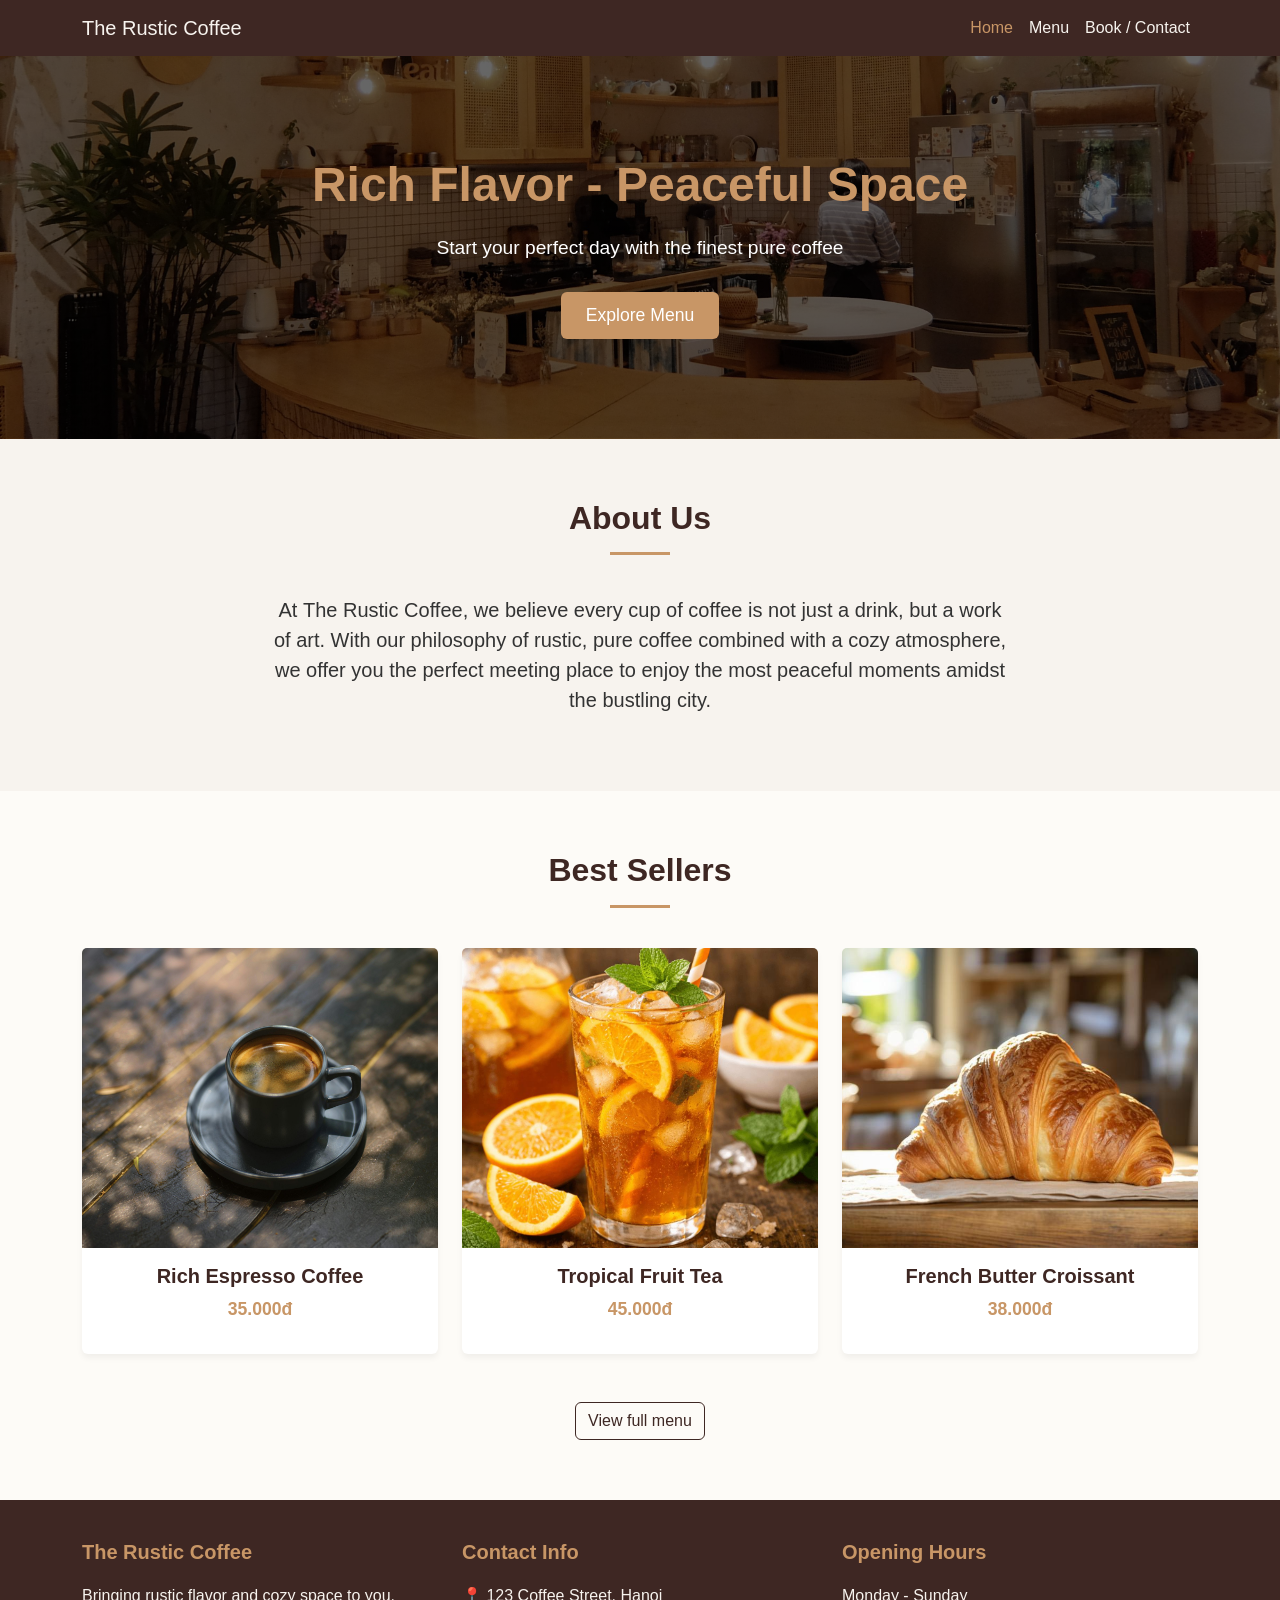
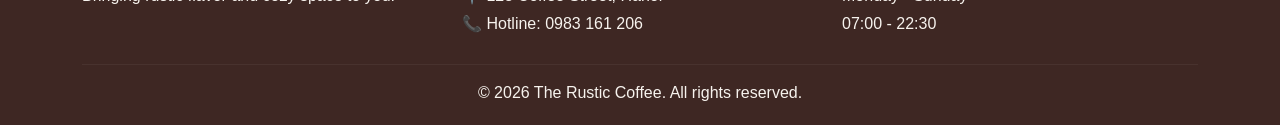
<file: index.html>
<!DOCTYPE html>
<html lang="en">

<head>
    <meta charset="UTF-8">
    <meta name="viewport" content="width=device-width, initial-scale=1.0">
    <title>The Rustic Coffee - Rich Flavor</title>
    <!-- Bootstrap 5 CSS -->
    <link href="https://cdn.jsdelivr.net/npm/bootstrap@5.3.3/dist/css/bootstrap.min.css" rel="stylesheet">
    <!-- Custom CSS -->
    <link rel="stylesheet" href="css/style.css">
</head>

<body>
    <!-- Navbar -->
    <nav class="navbar navbar-expand-lg navbar-dark sticky-top">
        <div class="container">
            <a class="navbar-brand" href="index.html">The Rustic Coffee</a>
            <button class="navbar-toggler" type="button" data-bs-toggle="collapse" data-bs-target="#navbarNav"
                aria-controls="navbarNav" aria-expanded="false" aria-label="Toggle navigation">
                <span class="navbar-toggler-icon"></span>
            </button>
            <div class="collapse navbar-collapse justify-content-end" id="navbarNav">
                <ul class="navbar-nav">
                    <li class="nav-item">
                        <a class="nav-link active" href="index.html">Home</a>
                    </li>
                    <li class="nav-item">
                        <a class="nav-link" href="menu.html">Menu</a>
                    </li>
                    <li class="nav-item">
                        <a class="nav-link" href="contact.html">Book / Contact</a>
                    </li>
                </ul>
            </div>
        </div>
    </nav>

    <!-- Hero Banner -->
    <header class="hero-banner">
        <div class="container">
            <h1>Rich Flavor - Peaceful Space</h1>
            <p>Start your perfect day with the finest pure coffee</p>
            <a href="menu.html" class="btn btn-custom">Explore Menu</a>
        </div>
    </header>

    <!-- About Section -->
    <section class="section-padding bg-secondary" style="background-color: var(--bg-secondary) !important;">
        <div class="container text-center">
            <h2 class="section-title">About Us</h2>
            <div class="row justify-content-center">
                <div class="col-md-8">
                    <p class="lead">At <strong>The Rustic Coffee</strong>, we believe every cup of coffee is not just a
                        drink, but a work of art. With our philosophy of rustic, pure coffee combined with a cozy
                        atmosphere, we offer you the perfect meeting place to enjoy the most peaceful moments amidst the
                        bustling city.</p>
                </div>
            </div>
        </div>
    </section>

    <!-- Best Sellers -->
    <section class="section-padding">
        <div class="container">
            <h2 class="section-title">Best Sellers</h2>
            <div class="row g-4">
                <!-- Product 1 -->
                <div class="col-md-4">
                    <div class="card h-100">
                        <img src="images/cafe-no.jpg" class="card-img-top" alt="Rich Espresso Coffee">
                        <div class="card-body text-center">
                            <h5 class="card-title">Rich Espresso Coffee</h5>
                            <p class="text-price">35.000đ</p>
                        </div>
                    </div>
                </div>
                <!-- Product 2 -->
                <div class="col-md-4">
                    <div class="card h-100">
                        <img src="images/tra-trai-cay.jpg" class="card-img-top" alt="Tropical Fruit Tea">
                        <div class="card-body text-center">
                            <h5 class="card-title">Tropical Fruit Tea</h5>
                            <p class="text-price">45.000đ</p>
                        </div>
                    </div>
                </div>
                <!-- Product 3 -->
                <div class="col-md-4">
                    <div class="card h-100">
                        <img src="images/croissant.jpg" class="card-img-top" alt="French Butter Croissant">
                        <div class="card-body text-center">
                            <h5 class="card-title">French Butter Croissant</h5>
                            <p class="text-price">38.000đ</p>
                        </div>
                    </div>
                </div>
            </div>
            <div class="text-center mt-5">
                <a href="menu.html" class="btn btn-outline-dark"
                    style="border-color: var(--primary-color); color: var(--primary-color);">View full menu</a>
            </div>
        </div>
    </section>

    <!-- Footer -->
    <footer>
        <div class="container">
            <div class="row text-center text-md-start">
                <div class="col-md-4 mb-4 mb-md-0">
                    <h5>The Rustic Coffee</h5>
                    <p>Bringing rustic flavor and cozy space to you.</p>
                </div>
                <div class="col-md-4 mb-4 mb-md-0">
                    <h5>Contact Info</h5>
                    <p class="mb-1">📍 123 Coffee Street, Hanoi</p>
                    <p class="mb-1">📞 Hotline: 0983 161 206</p>
                </div>
                <div class="col-md-4">
                    <h5>Opening Hours</h5>
                    <p class="mb-1">Monday - Sunday</p>
                    <p class="mb-0">07:00 - 22:30</p>
                </div>
            </div>
            <hr class="mt-4 mb-3" style="border-color: rgba(255,255,255,0.2);">
            <div class="text-center">
                <p class="mb-0">&copy; 2026 The Rustic Coffee. All rights reserved.</p>
            </div>
        </div>
    </footer>

    <!-- Bootstrap 5 JS Bundle -->
    <script src="https://cdn.jsdelivr.net/npm/bootstrap@5.3.3/dist/js/bootstrap.bundle.min.js"></script>
    <script src="js/script.js"></script>
</body>

</html>
</file>
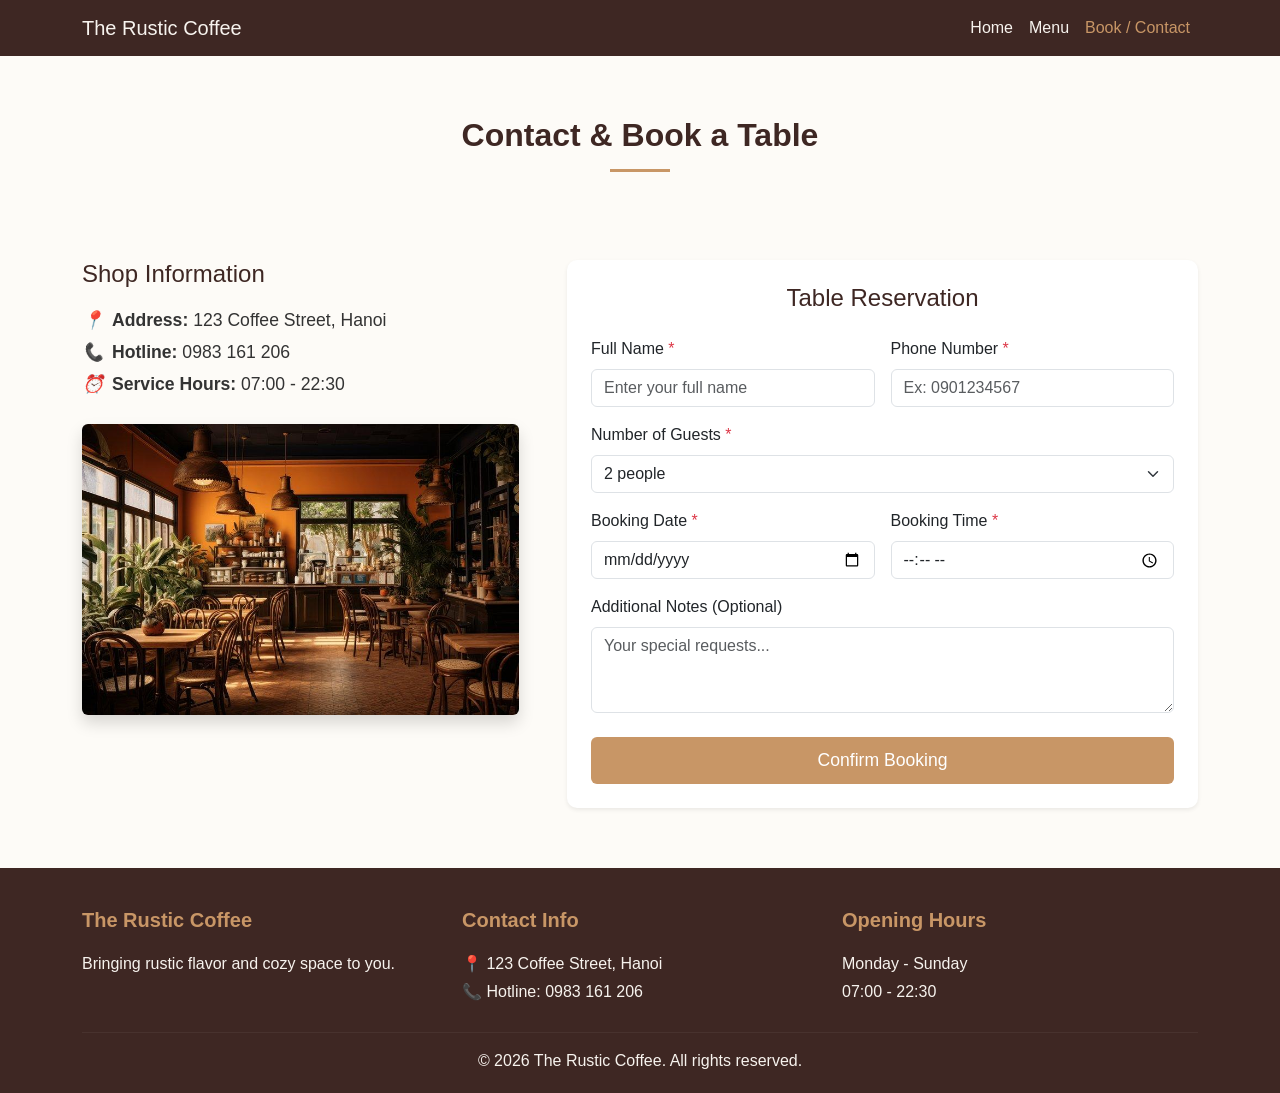
<file: contact.html>
<!DOCTYPE html>
<html lang="en">

<head>
    <meta charset="UTF-8">
    <meta name="viewport" content="width=device-width, initial-scale=1.0">
    <title>Contact & Book - The Rustic Coffee</title>
    <!-- Bootstrap 5 CSS -->
    <link href="https://cdn.jsdelivr.net/npm/bootstrap@5.3.3/dist/css/bootstrap.min.css" rel="stylesheet">
    <!-- Custom CSS -->
    <link rel="stylesheet" href="css/style.css">
</head>

<body>
    <!-- Navbar -->
    <nav class="navbar navbar-expand-lg navbar-dark sticky-top">
        <div class="container">
            <a class="navbar-brand" href="index.html">The Rustic Coffee</a>
            <button class="navbar-toggler" type="button" data-bs-toggle="collapse" data-bs-target="#navbarNav"
                aria-controls="navbarNav" aria-expanded="false" aria-label="Toggle navigation">
                <span class="navbar-toggler-icon"></span>
            </button>
            <div class="collapse navbar-collapse justify-content-end" id="navbarNav">
                <ul class="navbar-nav">
                    <li class="nav-item">
                        <a class="nav-link" href="index.html">Home</a>
                    </li>
                    <li class="nav-item">
                        <a class="nav-link" href="menu.html">Menu</a>
                    </li>
                    <li class="nav-item">
                        <a class="nav-link active" href="contact.html">Book / Contact</a>
                    </li>
                </ul>
            </div>
        </div>
    </nav>

    <!-- Contact & Booking Section -->
    <section class="section-padding">
        <div class="container">
            <h2 class="section-title text-center">Contact & Book a Table</h2>

            <div class="row g-5 mt-3">
                <!-- Column 1: Info & Space -->
                <div class="col-lg-5">
                    <div class="mb-4">
                        <h4 style="color: var(--primary-color);">Shop Information</h4>
                        <ul class="list-unstyled mt-3" style="font-size: 1.1rem; line-height: 1.8;">
                            <li><i class="me-2">📍</i><strong>Address:</strong> 123 Coffee Street, Hanoi</li>
                            <li><i class="me-2">📞</i><strong>Hotline:</strong> 0983 161 206</li>
                            <li><i class="me-2">⏰</i><strong>Service Hours:</strong> 07:00 - 22:30</li>
                        </ul>
                    </div>
                    <div>
                        <img src="images/khong-gian-quan.jpg" alt="The Rustic Coffee space"
                            class="img-fluid rounded shadow w-100" style="object-fit: cover; max-height: 350px;">
                    </div>
                </div>

                <!-- Column 2: Booking form -->
                <div class="col-lg-7">
                    <div class="card p-4 shadow-sm" style="background-color: white; border-radius: 10px;">
                        <h4 class="mb-4 text-center" style="color: var(--primary-color);">Table Reservation</h4>

                        <form id="bookingForm">
                            <div class="row g-3">
                                <div class="col-md-6">
                                    <label for="fullName" class="form-label">Full Name <span
                                            class="text-danger">*</span></label>
                                    <input type="text" class="form-control" id="fullName"
                                        placeholder="Enter your full name">
                                </div>
                                <div class="col-md-6">
                                    <label for="phone" class="form-label">Phone Number <span
                                            class="text-danger">*</span></label>
                                    <input type="tel" class="form-control" id="phone" placeholder="Ex: 0901234567">
                                </div>
                                <div class="col-md-12">
                                    <label for="guests" class="form-label">Number of Guests <span
                                            class="text-danger">*</span></label>
                                    <select class="form-select" id="guests">
                                        <option value="1">1 person</option>
                                        <option value="2" selected>2 people</option>
                                        <option value="3">3 people</option>
                                        <option value="4">4 people</option>
                                        <option value="5">5 people</option>
                                        <option value="6">6 people</option>
                                        <option value="7">7 people</option>
                                        <option value="8">8 people</option>
                                        <option value="9">9 people</option>
                                        <option value="10">10 people</option>
                                    </select>
                                </div>
                                <div class="col-md-6">
                                    <label for="date" class="form-label">Booking Date <span
                                            class="text-danger">*</span></label>
                                    <input type="date" class="form-control" id="date">
                                </div>
                                <div class="col-md-6">
                                    <label for="time" class="form-label">Booking Time <span
                                            class="text-danger">*</span></label>
                                    <input type="time" class="form-control" id="time">
                                </div>
                                <div class="col-12">
                                    <label for="notes" class="form-label">Additional Notes (Optional)</label>
                                    <textarea class="form-control" id="notes" rows="3"
                                        placeholder="Your special requests..."></textarea>
                                </div>

                                <div class="col-12 mt-4">
                                    <button type="submit" class="btn btn-custom w-100">Confirm Booking</button>
                                </div>
                            </div>
                        </form>

                        <!-- Alert Box (Hidden by default) -->
                        <div id="bookingAlert" class="alert d-none mt-3" role="alert">
                            <!-- Alert content will be rendered via JS -->
                        </div>
                    </div>
                </div>
            </div>
        </div>
    </section>

    <!-- Footer -->
    <footer>
        <div class="container">
            <div class="row text-center text-md-start">
                <div class="col-md-4 mb-4 mb-md-0">
                    <h5>The Rustic Coffee</h5>
                    <p>Bringing rustic flavor and cozy space to you.</p>
                </div>
                <div class="col-md-4 mb-4 mb-md-0">
                    <h5>Contact Info</h5>
                    <p class="mb-1">📍 123 Coffee Street, Hanoi</p>
                    <p class="mb-1">📞 Hotline: 0983 161 206</p>
                </div>
                <div class="col-md-4">
                    <h5>Opening Hours</h5>
                    <p class="mb-1">Monday - Sunday</p>
                    <p class="mb-0">07:00 - 22:30</p>
                </div>
            </div>
            <hr class="mt-4 mb-3" style="border-color: rgba(255,255,255,0.2);">
            <div class="text-center">
                <p class="mb-0">&copy; 2026 The Rustic Coffee. All rights reserved.</p>
            </div>
        </div>
    </footer>

    <!-- Bootstrap 5 JS Bundle -->
    <script src="https://cdn.jsdelivr.net/npm/bootstrap@5.3.3/dist/js/bootstrap.bundle.min.js"></script>
    <script src="js/script.js"></script>
</body>

</html>
</file>
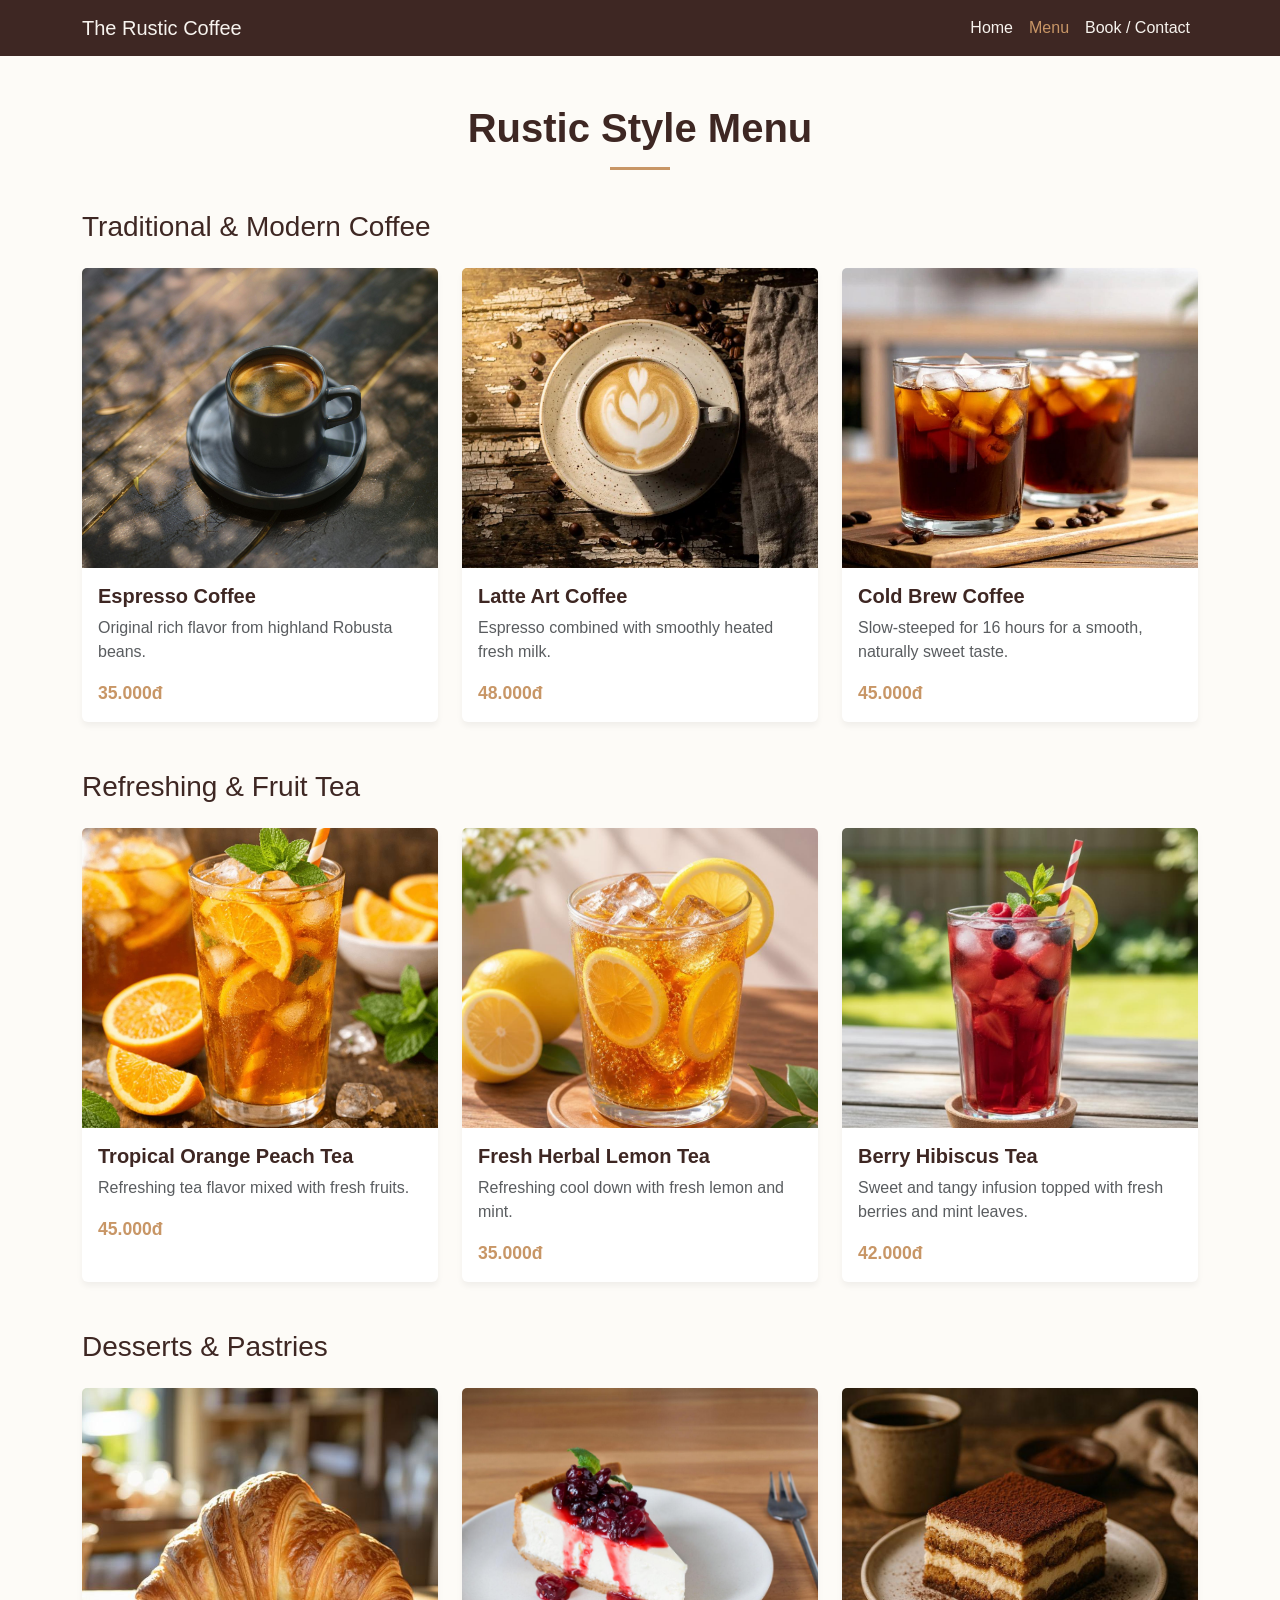
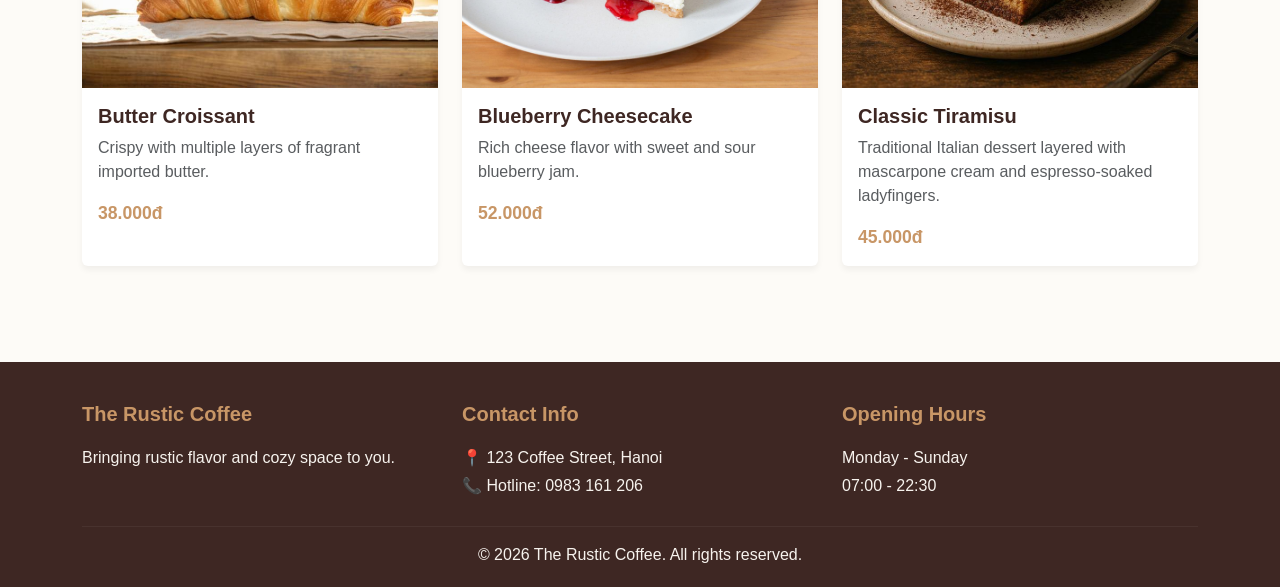
<file: menu.html>
<!DOCTYPE html>
<html lang="en">

<head>
    <meta charset="UTF-8">
    <meta name="viewport" content="width=device-width, initial-scale=1.0">
    <title>Menu - The Rustic Coffee</title>
    <!-- Bootstrap 5 CSS -->
    <link href="https://cdn.jsdelivr.net/npm/bootstrap@5.3.3/dist/css/bootstrap.min.css" rel="stylesheet">
    <!-- Custom CSS -->
    <link rel="stylesheet" href="css/style.css">
</head>

<body>
    <!-- Navbar -->
    <nav class="navbar navbar-expand-lg navbar-dark sticky-top">
        <div class="container">
            <a class="navbar-brand" href="index.html">The Rustic Coffee</a>
            <button class="navbar-toggler" type="button" data-bs-toggle="collapse" data-bs-target="#navbarNav"
                aria-controls="navbarNav" aria-expanded="false" aria-label="Toggle navigation">
                <span class="navbar-toggler-icon"></span>
            </button>
            <div class="collapse navbar-collapse justify-content-end" id="navbarNav">
                <ul class="navbar-nav">
                    <li class="nav-item">
                        <a class="nav-link" href="index.html">Home</a>
                    </li>
                    <li class="nav-item">
                        <a class="nav-link active" href="menu.html">Menu</a>
                    </li>
                    <li class="nav-item">
                        <a class="nav-link" href="contact.html">Book / Contact</a>
                    </li>
                </ul>
            </div>
        </div>
    </nav>

    <!-- Page Header -->
    <div class="container mt-5">
        <h1 class="section-title text-center">Rustic Style Menu</h1>
    </div>

    <!-- Menu Sections -->
    <div class="container mb-5">

        <!-- Category 1 -->
        <div class="mb-5">
            <h3 class="mb-4" style="color: var(--primary-color);">Traditional & Modern Coffee</h3>
            <div class="row g-4">
                <div class="col-md-6 col-lg-4">
                    <div class="card h-100">
                        <img src="images/cafe-no.jpg" class="card-img-top" alt="Espresso Coffee">
                        <div class="card-body">
                            <h5 class="card-title">Espresso Coffee</h5>
                            <p class="card-text text-muted">Original rich flavor from highland Robusta beans.</p>
                            <p class="text-price mb-0">35.000đ</p>
                        </div>
                    </div>
                </div>
                <div class="col-md-6 col-lg-4">
                    <div class="card h-100">
                        <img src="images/latte.jpg" class="card-img-top" alt="Latte Art Coffee">
                        <div class="card-body">
                            <h5 class="card-title">Latte Art Coffee</h5>
                            <p class="card-text text-muted">Espresso combined with smoothly heated fresh milk.</p>
                            <p class="text-price mb-0">48.000đ</p>
                        </div>
                    </div>
                </div>
                <div class="col-md-6 col-lg-4">
                    <div class="card h-100">
                        <img src="images/cold-brew.jpg" class="card-img-top" alt="Cold Brew Coffee">
                        <div class="card-body">
                            <h5 class="card-title">Cold Brew Coffee</h5>
                            <p class="card-text text-muted">Slow-steeped for 16 hours for a smooth, naturally sweet
                                taste.</p>
                            <p class="text-price mb-0">45.000đ</p>
                        </div>
                    </div>
                </div>
            </div>
        </div>

        <!-- Category 2 -->
        <div class="mb-5">
            <h3 class="mb-4" style="color: var(--primary-color);">Refreshing & Fruit Tea</h3>
            <div class="row g-4">
                <div class="col-md-6 col-lg-4">
                    <div class="card h-100">
                        <img src="images/tra-trai-cay.jpg" class="card-img-top" alt="Tropical Orange Peach Tea">
                        <div class="card-body">
                            <h5 class="card-title">Tropical Orange Peach Tea</h5>
                            <p class="card-text text-muted">Refreshing tea flavor mixed with fresh fruits.</p>
                            <p class="text-price mb-0">45.000đ</p>
                        </div>
                    </div>
                </div>
                <div class="col-md-6 col-lg-4">
                    <div class="card h-100">
                        <img src="images/tra-chanh.jpg" class="card-img-top" alt="Fresh Herbal Lemon Tea">
                        <div class="card-body">
                            <h5 class="card-title">Fresh Herbal Lemon Tea</h5>
                            <p class="card-text text-muted">Refreshing cool down with fresh lemon and mint.</p>
                            <p class="text-price mb-0">35.000đ</p>
                        </div>
                    </div>
                </div>
                <div class="col-md-6 col-lg-4">
                    <div class="card h-100">
                        <img src="images/tra-dau.jpg" class="card-img-top" alt="Berry Hibiscus Tea">
                        <div class="card-body">
                            <h5 class="card-title">Berry Hibiscus Tea</h5>
                            <p class="card-text text-muted">Sweet and tangy infusion topped with fresh berries and mint
                                leaves.</p>
                            <p class="text-price mb-0">42.000đ</p>
                        </div>
                    </div>
                </div>
            </div>
        </div>

        <!-- Category 3 -->
        <div class="mb-5">
            <h3 class="mb-4" style="color: var(--primary-color);">Desserts & Pastries</h3>
            <div class="row g-4">
                <div class="col-md-6 col-lg-4">
                    <div class="card h-100">
                        <img src="images/croissant.jpg" class="card-img-top" alt="Croissant">
                        <div class="card-body">
                            <h5 class="card-title">Butter Croissant</h5>
                            <p class="card-text text-muted">Crispy with multiple layers of fragrant imported butter.</p>
                            <p class="text-price mb-0">38.000đ</p>
                        </div>
                    </div>
                </div>
                <div class="col-md-6 col-lg-4">
                    <div class="card h-100">
                        <img src="images/cheesecake.jpg" class="card-img-top" alt="Blueberry Cheesecake">
                        <div class="card-body">
                            <h5 class="card-title">Blueberry Cheesecake</h5>
                            <p class="card-text text-muted">Rich cheese flavor with sweet and sour blueberry jam.</p>
                            <p class="text-price mb-0">52.000đ</p>
                        </div>
                    </div>
                </div>
                <div class="col-md-6 col-lg-4">
                    <div class="card h-100">
                        <img src="images/tiramisu.jpg" class="card-img-top" alt="Classic Tiramisu">
                        <div class="card-body">
                            <h5 class="card-title">Classic Tiramisu</h5>
                            <p class="card-text text-muted">Traditional Italian dessert layered with mascarpone cream
                                and espresso-soaked ladyfingers.</p>
                            <p class="text-price mb-0">45.000đ</p>
                        </div>
                    </div>
                </div>
            </div>
        </div>

    </div>

    <!-- Footer -->
    <footer>
        <div class="container">
            <div class="row text-center text-md-start">
                <div class="col-md-4 mb-4 mb-md-0">
                    <h5>The Rustic Coffee</h5>
                    <p>Bringing rustic flavor and cozy space to you.</p>
                </div>
                <div class="col-md-4 mb-4 mb-md-0">
                    <h5>Contact Info</h5>
                    <p class="mb-1">📍 123 Coffee Street, Hanoi</p>
                    <p class="mb-1">📞 Hotline: 0983 161 206</p>
                </div>
                <div class="col-md-4">
                    <h5>Opening Hours</h5>
                    <p class="mb-1">Monday - Sunday</p>
                    <p class="mb-0">07:00 - 22:30</p>
                </div>
            </div>
            <hr class="mt-4 mb-3" style="border-color: rgba(255,255,255,0.2);">
            <div class="text-center">
                <p class="mb-0">&copy; 2026 The Rustic Coffee. All rights reserved.</p>
            </div>
        </div>
    </footer>

    <!-- Bootstrap 5 JS Bundle -->
    <script src="https://cdn.jsdelivr.net/npm/bootstrap@5.3.3/dist/js/bootstrap.bundle.min.js"></script>
    <script src="js/script.js"></script>
</body>

</html>
</file>
<file: css/style.css>
/* Main color tone: Dark coffee brown (#3e2723, #4a2c2a), beige/cream yellow (#fdfbf7, #f7f3ee), warm orange accent (#c89666). */
:root {
  --primary-color: #3e2723;
  --secondary-color: #4a2c2a;
  --bg-color: #fdfbf7;
  --bg-secondary: #f7f3ee;
  --accent-color: #c89666;
  --text-color: #333;
}

body {
  font-family: 'Segoe UI', Tahoma, Geneva, Verdana, sans-serif;
  background-color: var(--bg-color);
  color: var(--text-color);
  display: flex;
  flex-direction: column;
  min-height: 100vh;
}

/* Navbar */
.navbar {
  background-color: var(--primary-color) !important;
}

.navbar-brand,
.nav-link {
  color: var(--bg-secondary) !important;
  font-weight: 500;
}

.nav-link:hover,
.nav-link.active {
  color: var(--accent-color) !important;
}

.navbar-toggler {
  border-color: rgba(255, 255, 255, 0.5);
}

.navbar-toggler-icon {
  background-image: url("data:image/svg+xml,%3csvg xmlns='http://www.w3.org/2000/svg' viewBox='0 0 30 30'%3e%3cpath stroke='rgba(255, 255, 255, 0.7)' stroke-linecap='round' stroke-miterlimit='10' stroke-width='2' d='M4 7h22M4 15h22M4 23h22'/%3e%3c/svg%3e");
}

/* Hero Banner */
.hero-banner {
  background-image: linear-gradient(rgba(0, 0, 0, 0.6), rgba(0, 0, 0, 0.6)), url('../images/banner.jpg');
  background-size: cover;
  background-position: center;
  color: white;
  padding: 100px 0;
  text-align: center;
}

.hero-banner h1 {
  font-size: 3rem;
  font-weight: 700;
  margin-bottom: 20px;
  color: var(--accent-color);
}

.hero-banner p {
  font-size: 1.2rem;
  margin-bottom: 30px;
}

.btn-custom {
  background-color: var(--accent-color);
  color: white;
  border: none;
  padding: 10px 25px;
  font-size: 1.1rem;
  transition: all 0.3s ease;
}

.btn-custom:hover {
  background-color: #b58055;
  color: white;
}

/* Cards */
.card {
  border: none;
  background-color: white;
  box-shadow: 0 4px 6px rgba(0, 0, 0, 0.05);
  transition: transform 0.3s ease, box-shadow 0.3s ease;
}

.card:hover {
  transform: translateY(-5px);
  box-shadow: 0 10px 15px rgba(0, 0, 0, 0.1);
}

.card-img-top {
  height: 300px;
  object-fit: cover;
}

.card-title {
  color: var(--primary-color);
  font-weight: 600;
}

.text-price {
  color: var(--accent-color);
  font-weight: bold;
  font-size: 1.1rem;
}

/* Sections */
.section-padding {
  padding: 60px 0;
}

.section-title {
  color: var(--primary-color);
  font-weight: 700;
  margin-bottom: 40px;
  text-align: center;
  position: relative;
}

.section-title::after {
  content: '';
  width: 60px;
  height: 3px;
  background-color: var(--accent-color);
  display: block;
  margin: 15px auto 0;
}

/* Footer */
footer {
  background-color: var(--primary-color);
  color: var(--bg-secondary);
  padding: 40px 0 20px;
  margin-top: auto;
}

footer h5 {
  color: var(--accent-color);
  font-weight: bold;
  margin-bottom: 20px;
}

footer a {
  color: var(--bg-secondary);
  text-decoration: none;
}

footer a:hover {
  color: var(--accent-color);
}
</file>
